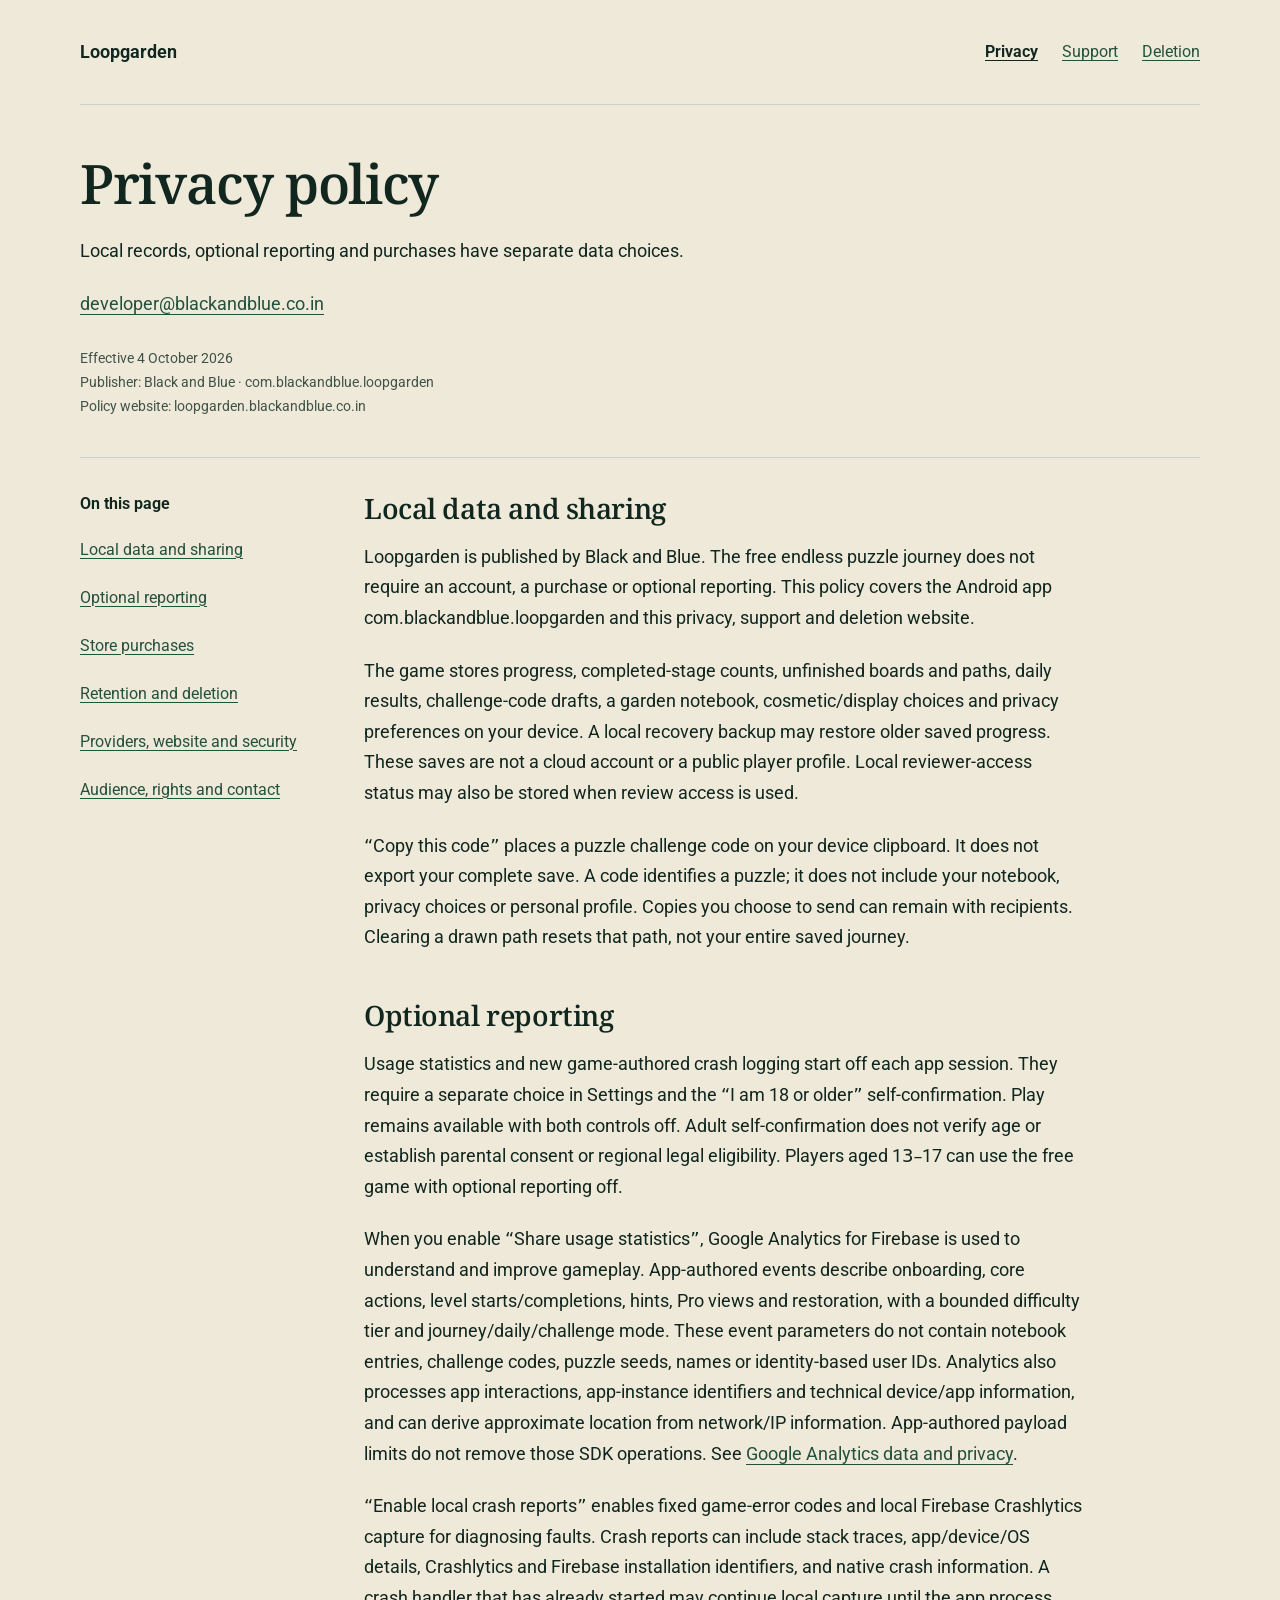
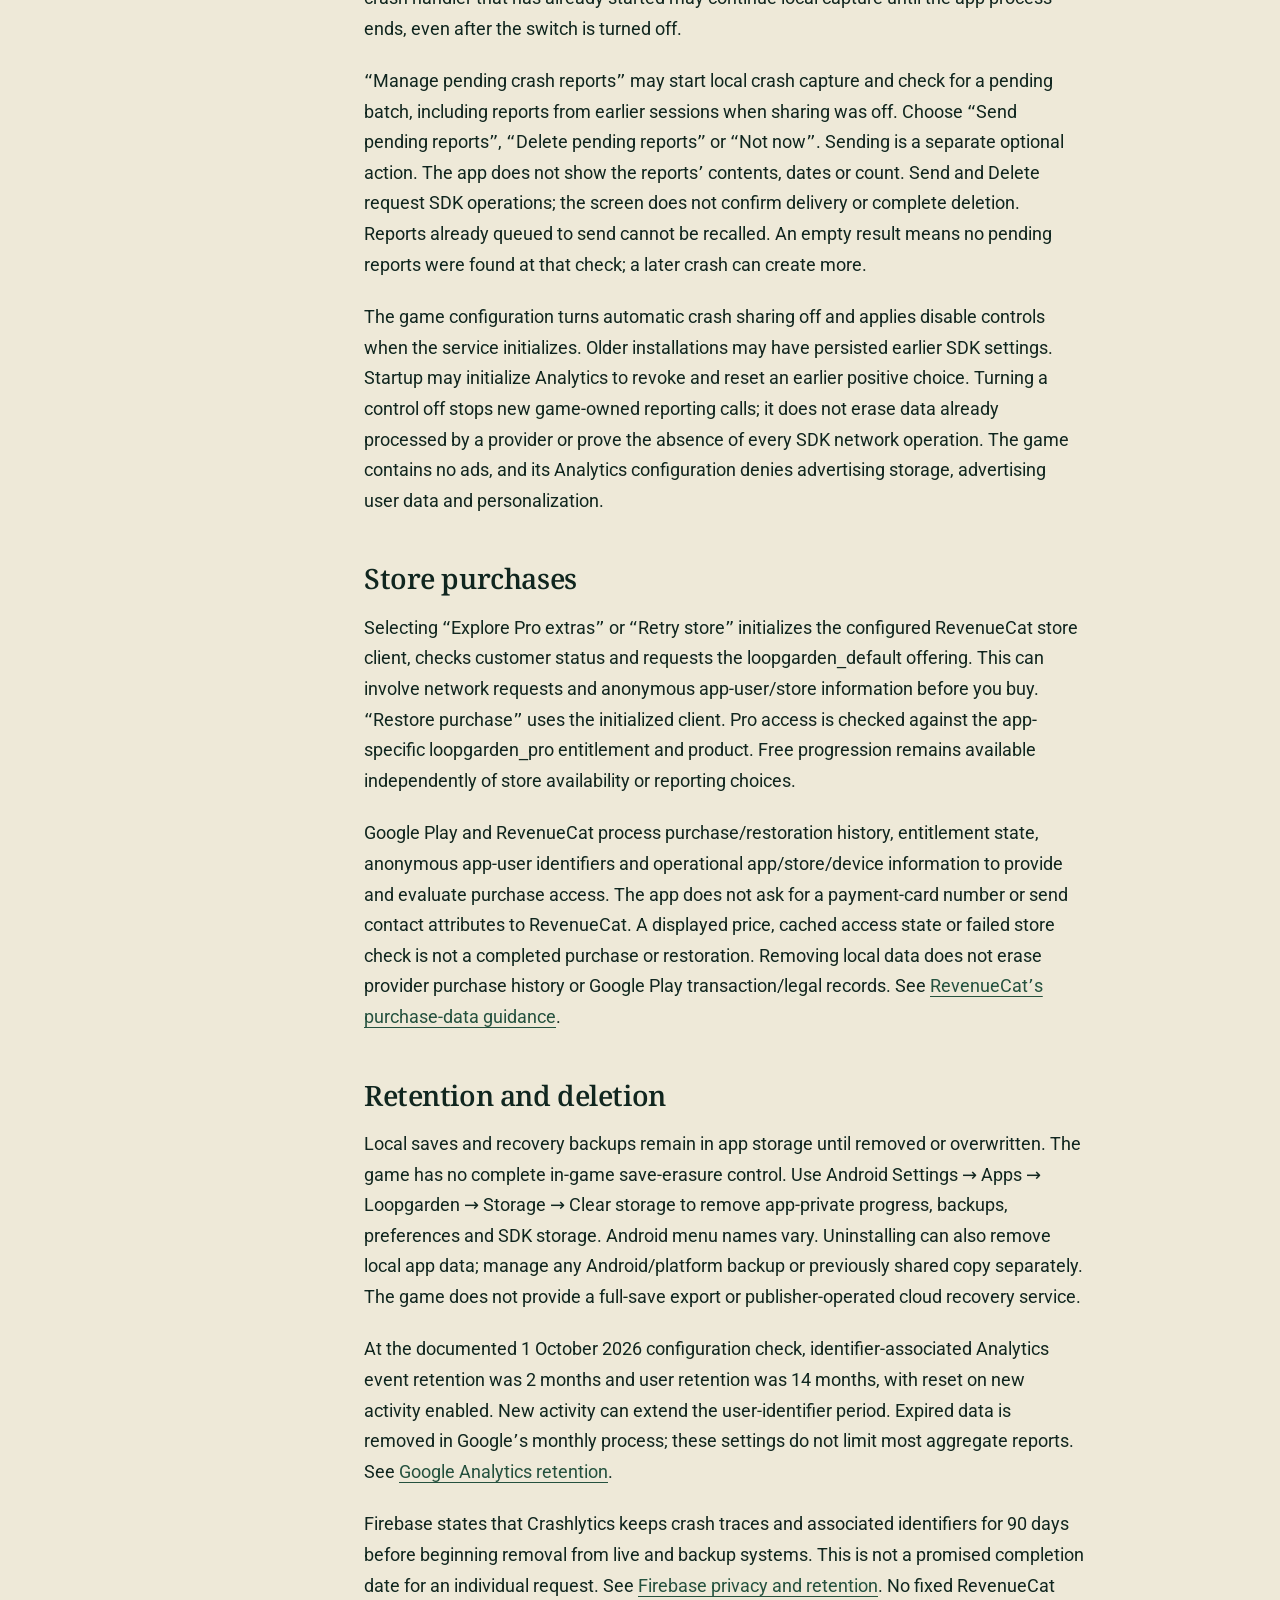
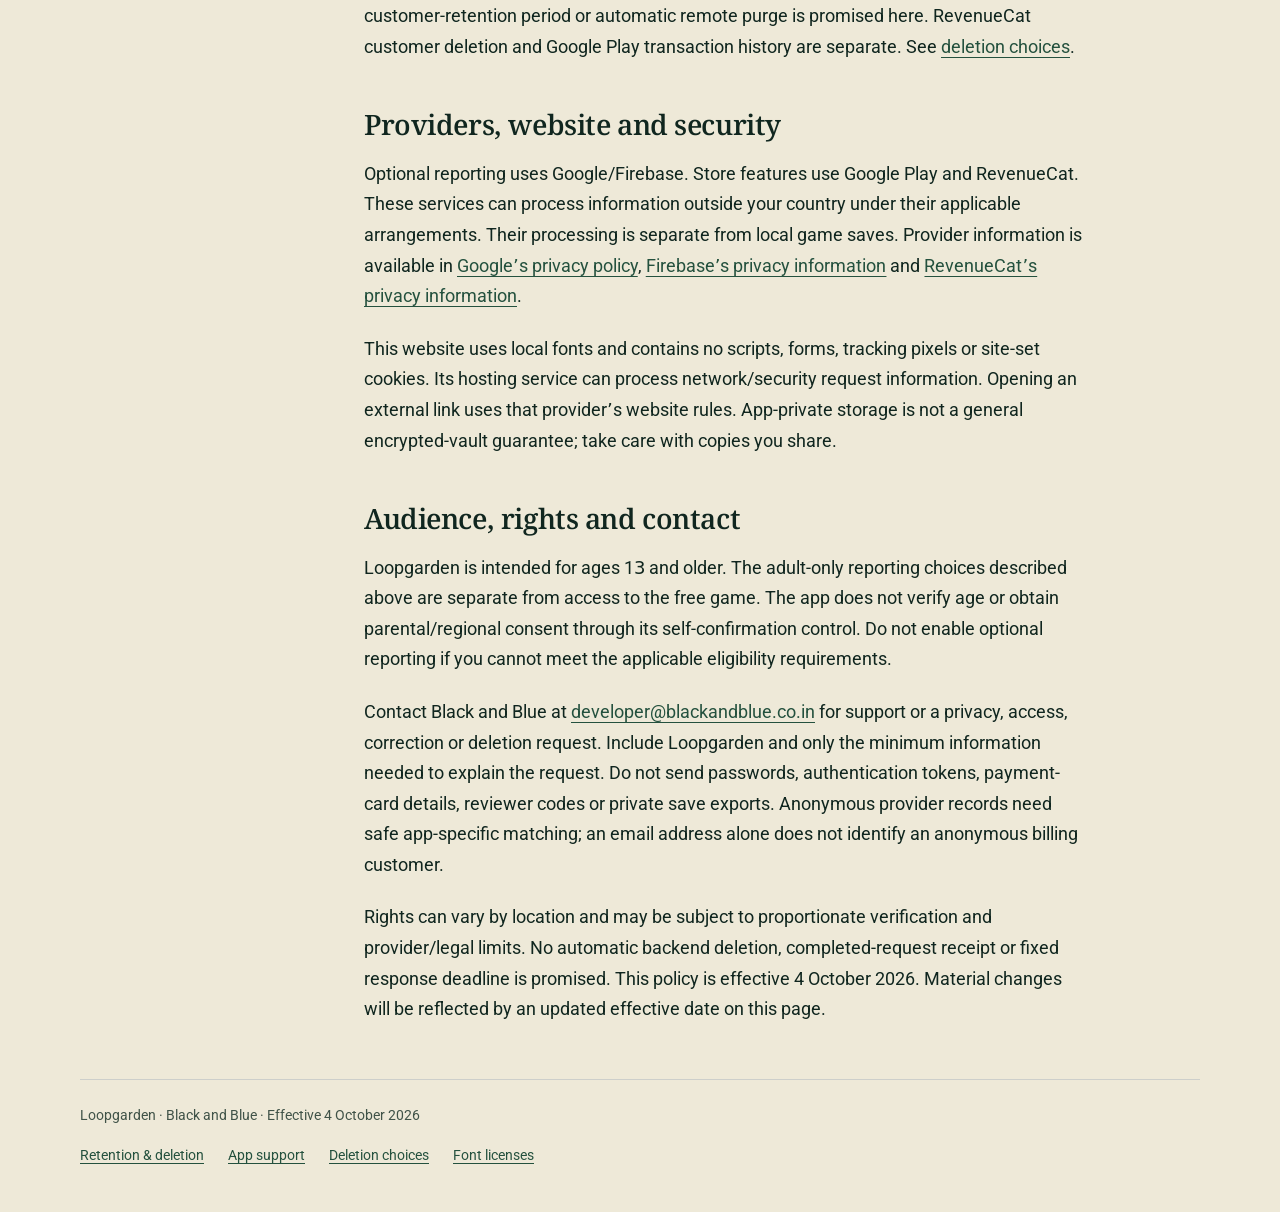
<file: index.html>
<!doctype html>
<html lang="en"><head><meta charset="utf-8"><meta name="viewport" content="width=device-width, initial-scale=1">
<meta name="referrer" content="no-referrer">
<meta http-equiv="Content-Security-Policy" content="default-src 'none'; style-src 'self'; font-src 'self'; img-src 'self'; script-src 'none'; base-uri 'none'; form-action 'none'; object-src 'none'">
<meta name="description" content="Local records, optional reporting and purchases have separate data choices."><title>Privacy policy · Loopgarden</title><link rel="stylesheet" href="styles.css"></head>
<body><a class="skip" href="#content">Skip to content</a><div class="shell">
<header class="top"><a class="brand" href="index.html">Loopgarden</a><nav class="primary" aria-label="Main"><a href="index.html" aria-current="page">Privacy</a><a href="support.html">Support</a><a href="deletion.html">Deletion</a></nav></header>
<main id="content" tabindex="-1"><header class="intro"><h1>Privacy policy</h1><p>Local records, optional reporting and purchases have separate data choices.</p><p class="intro-contact"><a href="mailto:developer@blackandblue.co.in">developer@blackandblue.co.in</a></p><p class="meta">Effective 4 October 2026<br>Publisher: Black and Blue · com.blackandblue.loopgarden<br>Policy website: loopgarden.blackandblue.co.in</p></header>
<div class="reading"><nav class="contents" aria-label="On this page"><p>On this page</p><ul><li><a href="#local-data-and-sharing">Local data and sharing</a></li><li><a href="#optional-reporting">Optional reporting</a></li><li><a href="#store-purchases">Store purchases</a></li><li><a href="#deletion">Retention and deletion</a></li><li><a href="#providers-website-and-security">Providers, website and security</a></li><li><a href="#audience-rights-and-contact">Audience, rights and contact</a></li></ul></nav><article class="article" aria-label="Privacy policy"><h2 id="local-data-and-sharing" tabindex="-1">Local data and sharing</h2>
<p>
Loopgarden is published by Black and Blue. The free endless puzzle journey does not require an account, a purchase or optional reporting. This policy covers the Android app com.blackandblue.loopgarden and this privacy, support and deletion website.</p>
<p>The game stores progress, completed-stage counts, unfinished boards and paths, daily results, challenge-code drafts, a garden notebook, cosmetic/display choices and privacy preferences on your device. A local recovery backup may restore older saved progress. These saves are not a cloud account or a public player profile. Local reviewer-access status may also be stored when review access is used.</p>
<p>“Copy this code” places a puzzle challenge code on your device clipboard. It does not export your complete save. A code identifies a puzzle; it does not include your notebook, privacy choices or personal profile. Copies you choose to send can remain with recipients. Clearing a drawn path resets that path, not your entire saved journey.</p>
<h2 id="optional-reporting" tabindex="-1">Optional reporting</h2>
<p>
Usage statistics and new game-authored crash logging start off each app session. They require a separate choice in Settings and the “I am 18 or older” self-confirmation. Play remains available with both controls off. Adult self-confirmation does not verify age or establish parental consent or regional legal eligibility. Players aged 13–17 can use the free game with optional reporting off.</p>
<p>When you enable “Share usage statistics”, Google Analytics for Firebase is used to understand and improve gameplay. App-authored events describe onboarding, core actions, level starts/completions, hints, Pro views and restoration, with a bounded difficulty tier and journey/daily/challenge mode. These event parameters do not contain notebook entries, challenge codes, puzzle seeds, names or identity-based user IDs. Analytics also processes app interactions, app-instance identifiers and technical device/app information, and can derive approximate location from network/IP information. App-authored payload limits do not remove those SDK operations. See <a href="https://support.google.com/analytics/answer/12017362?hl=en">Google Analytics data and privacy</a>.</p>
<p>“Enable local crash reports” enables fixed game-error codes and local Firebase Crashlytics capture for diagnosing faults. Crash reports can include stack traces, app/device/OS details, Crashlytics and Firebase installation identifiers, and native crash information. A crash handler that has already started may continue local capture until the app process ends, even after the switch is turned off.</p>
<p>“Manage pending crash reports” may start local crash capture and check for a pending batch, including reports from earlier sessions when sharing was off. Choose “Send pending reports”, “Delete pending reports” or “Not now”. Sending is a separate optional action. The app does not show the reports’ contents, dates or count. Send and Delete request SDK operations; the screen does not confirm delivery or complete deletion. Reports already queued to send cannot be recalled. An empty result means no pending reports were found at that check; a later crash can create more.</p>
<p>The game configuration turns automatic crash sharing off and applies disable controls when the service initializes. Older installations may have persisted earlier SDK settings. Startup may initialize Analytics to revoke and reset an earlier positive choice. Turning a control off stops new game-owned reporting calls; it does not erase data already processed by a provider or prove the absence of every SDK network operation. The game contains no ads, and its Analytics configuration denies advertising storage, advertising user data and personalization.</p>
<h2 id="store-purchases" tabindex="-1">Store purchases</h2>
<p>
Selecting “Explore Pro extras” or “Retry store” initializes the configured RevenueCat store client, checks customer status and requests the loopgarden_default offering. This can involve network requests and anonymous app-user/store information before you buy. “Restore purchase” uses the initialized client. Pro access is checked against the app-specific loopgarden_pro entitlement and product. Free progression remains available independently of store availability or reporting choices.</p>
<p>Google Play and RevenueCat process purchase/restoration history, entitlement state, anonymous app-user identifiers and operational app/store/device information to provide and evaluate purchase access. The app does not ask for a payment-card number or send contact attributes to RevenueCat. A displayed price, cached access state or failed store check is not a completed purchase or restoration. Removing local data does not erase provider purchase history or Google Play transaction/legal records. See <a href="https://www.revenuecat.com/docs/platform-resources/google-platform-resources/google-plays-data-safety">RevenueCat’s purchase-data guidance</a>.</p>
<h2 id="deletion" tabindex="-1">Retention and deletion</h2>
<p>
Local saves and recovery backups remain in app storage until removed or overwritten. The game has no complete in-game save-erasure control. Use Android Settings → Apps → Loopgarden → Storage → Clear storage to remove app-private progress, backups, preferences and SDK storage. Android menu names vary. Uninstalling can also remove local app data; manage any Android/platform backup or previously shared copy separately. The game does not provide a full-save export or publisher-operated cloud recovery service.</p>
<p>At the documented 1 October 2026 configuration check, identifier-associated Analytics event retention was 2 months and user retention was 14 months, with reset on new activity enabled. New activity can extend the user-identifier period. Expired data is removed in Google’s monthly process; these settings do not limit most aggregate reports. See <a href="https://support.google.com/analytics/answer/7667196?hl=en">Google Analytics retention</a>.</p>
<p>Firebase states that Crashlytics keeps crash traces and associated identifiers for 90 days before beginning removal from live and backup systems. This is not a promised completion date for an individual request. See <a href="https://firebase.google.com/support/privacy">Firebase privacy and retention</a>. No fixed RevenueCat customer-retention period or automatic remote purge is promised here. RevenueCat customer deletion and Google Play transaction history are separate. See <a href="deletion.html">deletion choices</a>.</p>
<h2 id="providers-website-and-security" tabindex="-1">Providers, website and security</h2>
<p>
Optional reporting uses Google/Firebase. Store features use Google Play and RevenueCat. These services can process information outside your country under their applicable arrangements. Their processing is separate from local game saves. Provider information is available in <a href="https://policies.google.com/privacy">Google’s privacy policy</a>, <a href="https://firebase.google.com/support/privacy">Firebase’s privacy information</a> and <a href="https://www.revenuecat.com/privacy">RevenueCat’s privacy information</a>.</p>
<p>This website uses local fonts and contains no scripts, forms, tracking pixels or site-set cookies. Its hosting service can process network/security request information. Opening an external link uses that provider’s website rules. App-private storage is not a general encrypted-vault guarantee; take care with copies you share.</p>
<h2 id="audience-rights-and-contact" tabindex="-1">Audience, rights and contact</h2>
<p>
Loopgarden is intended for ages 13 and older. The adult-only reporting choices described above are separate from access to the free game. The app does not verify age or obtain parental/regional consent through its self-confirmation control. Do not enable optional reporting if you cannot meet the applicable eligibility requirements.</p>
<p>Contact Black and Blue at <a href="mailto:developer@blackandblue.co.in">developer@blackandblue.co.in</a> for support or a privacy, access, correction or deletion request. Include Loopgarden and only the minimum information needed to explain the request. Do not send passwords, authentication tokens, payment-card details, reviewer codes or private save exports. Anonymous provider records need safe app-specific matching; an email address alone does not identify an anonymous billing customer.</p>
<p>Rights can vary by location and may be subject to proportionate verification and provider/legal limits. No automatic backend deletion, completed-request receipt or fixed response deadline is promised. This policy is effective 4 October 2026. Material changes will be reflected by an updated effective date on this page.</p></article></div></main>
<footer class="footer"><p>Loopgarden · Black and Blue · Effective 4 October 2026</p><a href="index.html#deletion">Retention &amp; deletion</a><a href="support.html">App support</a><a href="deletion.html">Deletion choices</a><a href="font-notices.txt">Font licenses</a></footer></div></body></html>
</file>
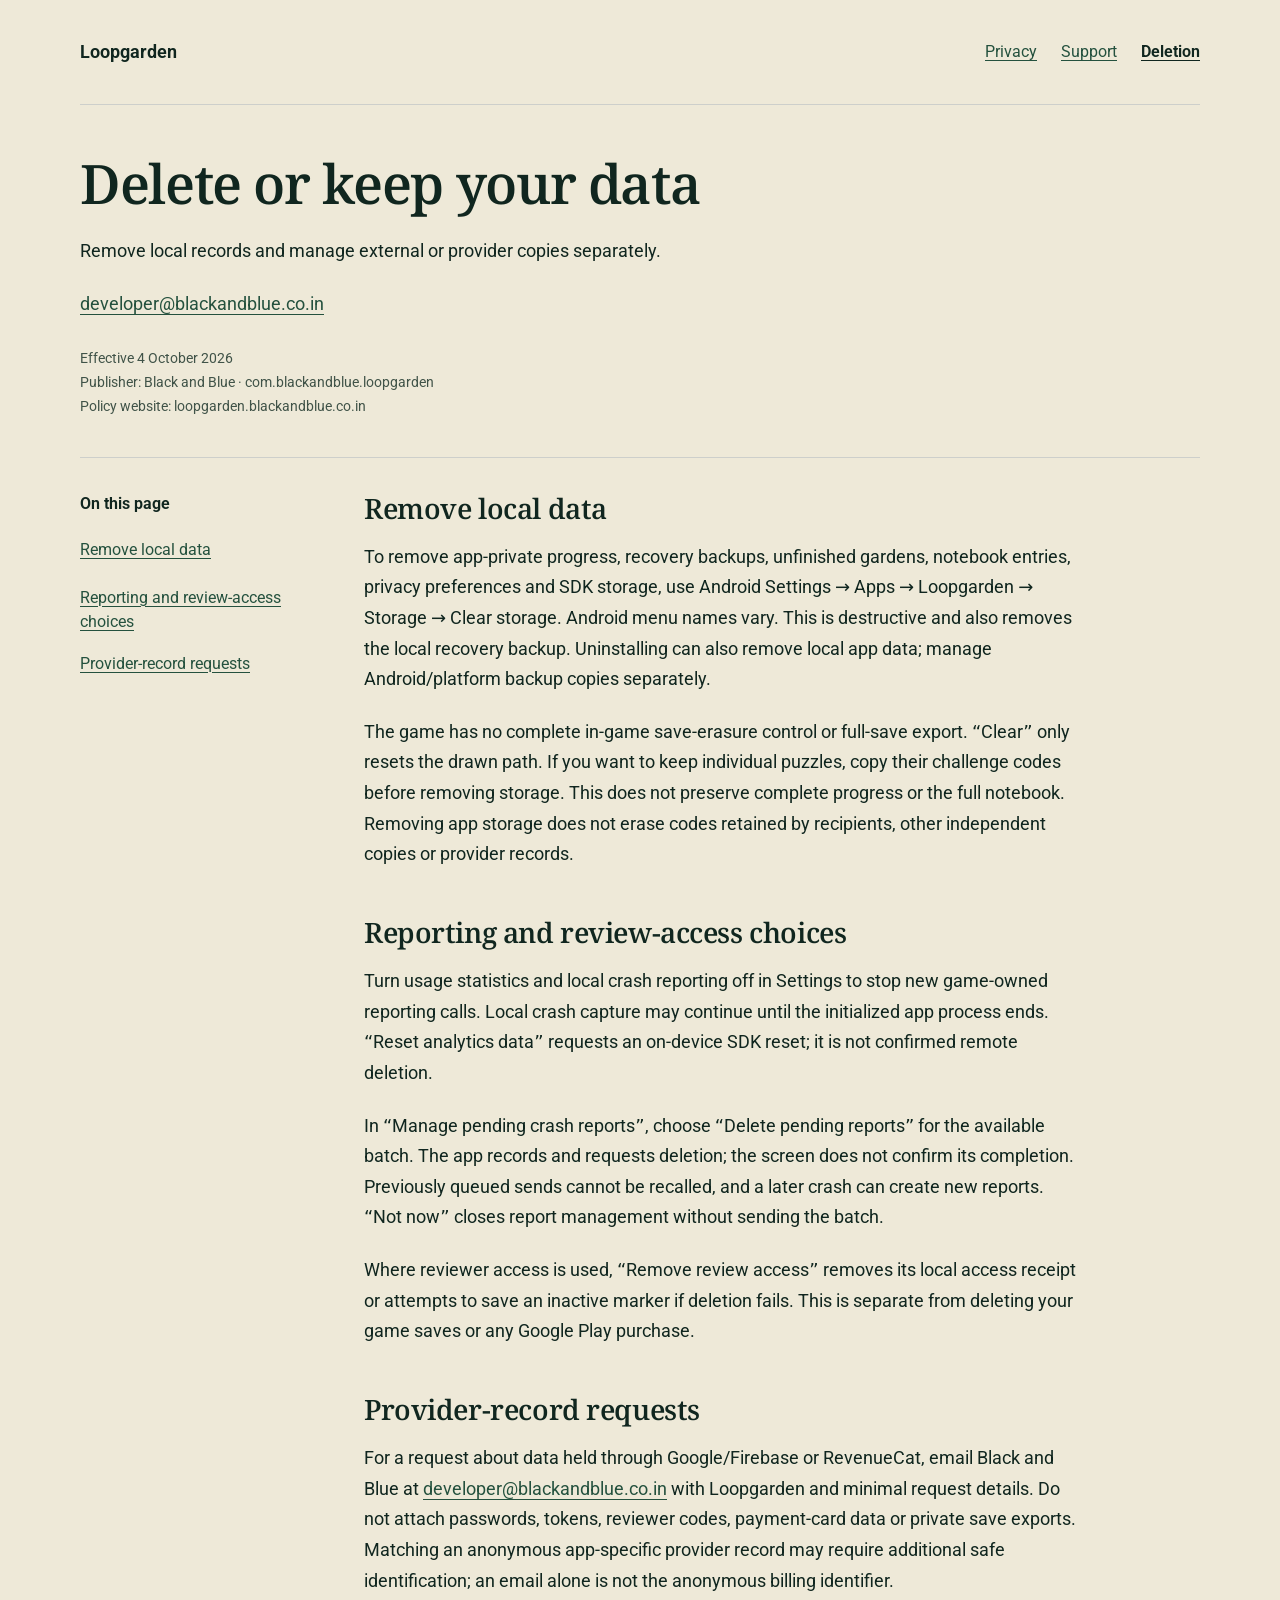
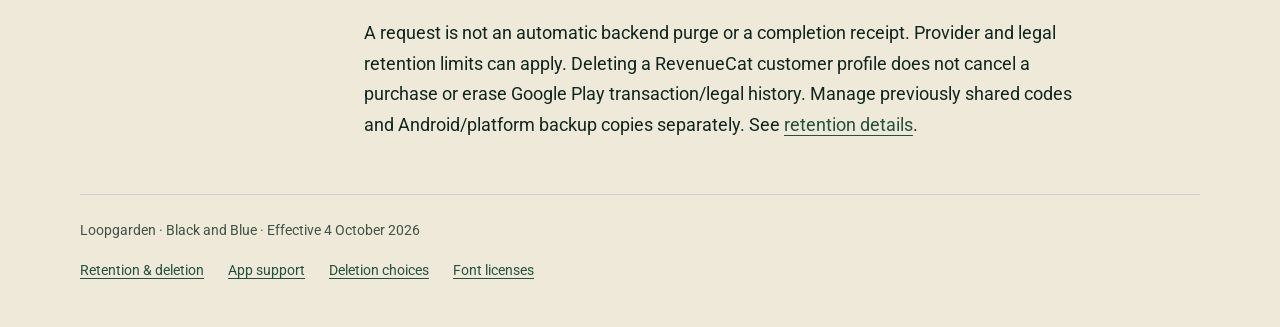
<file: deletion.html>
<!doctype html>
<html lang="en"><head><meta charset="utf-8"><meta name="viewport" content="width=device-width, initial-scale=1">
<meta name="referrer" content="no-referrer">
<meta http-equiv="Content-Security-Policy" content="default-src 'none'; style-src 'self'; font-src 'self'; img-src 'self'; script-src 'none'; base-uri 'none'; form-action 'none'; object-src 'none'">
<meta name="description" content="Remove local records and manage external or provider copies separately."><title>Delete or keep your data · Loopgarden</title><link rel="stylesheet" href="styles.css"></head>
<body><a class="skip" href="#content">Skip to content</a><div class="shell">
<header class="top"><a class="brand" href="index.html">Loopgarden</a><nav class="primary" aria-label="Main"><a href="index.html">Privacy</a><a href="support.html">Support</a><a href="deletion.html" aria-current="page">Deletion</a></nav></header>
<main id="content" tabindex="-1"><header class="intro"><h1>Delete or keep your data</h1><p>Remove local records and manage external or provider copies separately.</p><p class="intro-contact"><a href="mailto:developer@blackandblue.co.in">developer@blackandblue.co.in</a></p><p class="meta">Effective 4 October 2026<br>Publisher: Black and Blue · com.blackandblue.loopgarden<br>Policy website: loopgarden.blackandblue.co.in</p></header>
<div class="reading"><nav class="contents" aria-label="On this page"><p>On this page</p><ul><li><a href="#remove-local-data">Remove local data</a></li><li><a href="#reporting-and-review-access-choices">Reporting and review-access choices</a></li><li><a href="#provider-record-requests">Provider-record requests</a></li></ul></nav><article class="article" aria-label="Delete or keep your data"><h2 id="remove-local-data" tabindex="-1">Remove local data</h2>
<p>
To remove app-private progress, recovery backups, unfinished gardens, notebook entries, privacy preferences and SDK storage, use Android Settings → Apps → Loopgarden → Storage → Clear storage. Android menu names vary. This is destructive and also removes the local recovery backup. Uninstalling can also remove local app data; manage Android/platform backup copies separately.</p>
<p>The game has no complete in-game save-erasure control or full-save export. “Clear” only resets the drawn path. If you want to keep individual puzzles, copy their challenge codes before removing storage. This does not preserve complete progress or the full notebook. Removing app storage does not erase codes retained by recipients, other independent copies or provider records.</p>
<h2 id="reporting-and-review-access-choices" tabindex="-1">Reporting and review-access choices</h2>
<p>
Turn usage statistics and local crash reporting off in Settings to stop new game-owned reporting calls. Local crash capture may continue until the initialized app process ends. “Reset analytics data” requests an on-device SDK reset; it is not confirmed remote deletion.</p>
<p>In “Manage pending crash reports”, choose “Delete pending reports” for the available batch. The app records and requests deletion; the screen does not confirm its completion. Previously queued sends cannot be recalled, and a later crash can create new reports. “Not now” closes report management without sending the batch.</p>
<p>Where reviewer access is used, “Remove review access” removes its local access receipt or attempts to save an inactive marker if deletion fails. This is separate from deleting your game saves or any Google Play purchase.</p>
<h2 id="provider-record-requests" tabindex="-1">Provider-record requests</h2>
<p>
For a request about data held through Google/Firebase or RevenueCat, email Black and Blue at <a href="mailto:developer@blackandblue.co.in">developer@blackandblue.co.in</a> with Loopgarden and minimal request details. Do not attach passwords, tokens, reviewer codes, payment-card data or private save exports. Matching an anonymous app-specific provider record may require additional safe identification; an email alone is not the anonymous billing identifier.</p>
<p>A request is not an automatic backend purge or a completion receipt. Provider and legal retention limits can apply. Deleting a RevenueCat customer profile does not cancel a purchase or erase Google Play transaction/legal history. Manage previously shared codes and Android/platform backup copies separately. See <a href="index.html#deletion">retention details</a>.</p></article></div></main>
<footer class="footer"><p>Loopgarden · Black and Blue · Effective 4 October 2026</p><a href="index.html#deletion">Retention &amp; deletion</a><a href="support.html">App support</a><a href="deletion.html">Deletion choices</a><a href="font-notices.txt">Font licenses</a></footer></div></body></html>
</file>
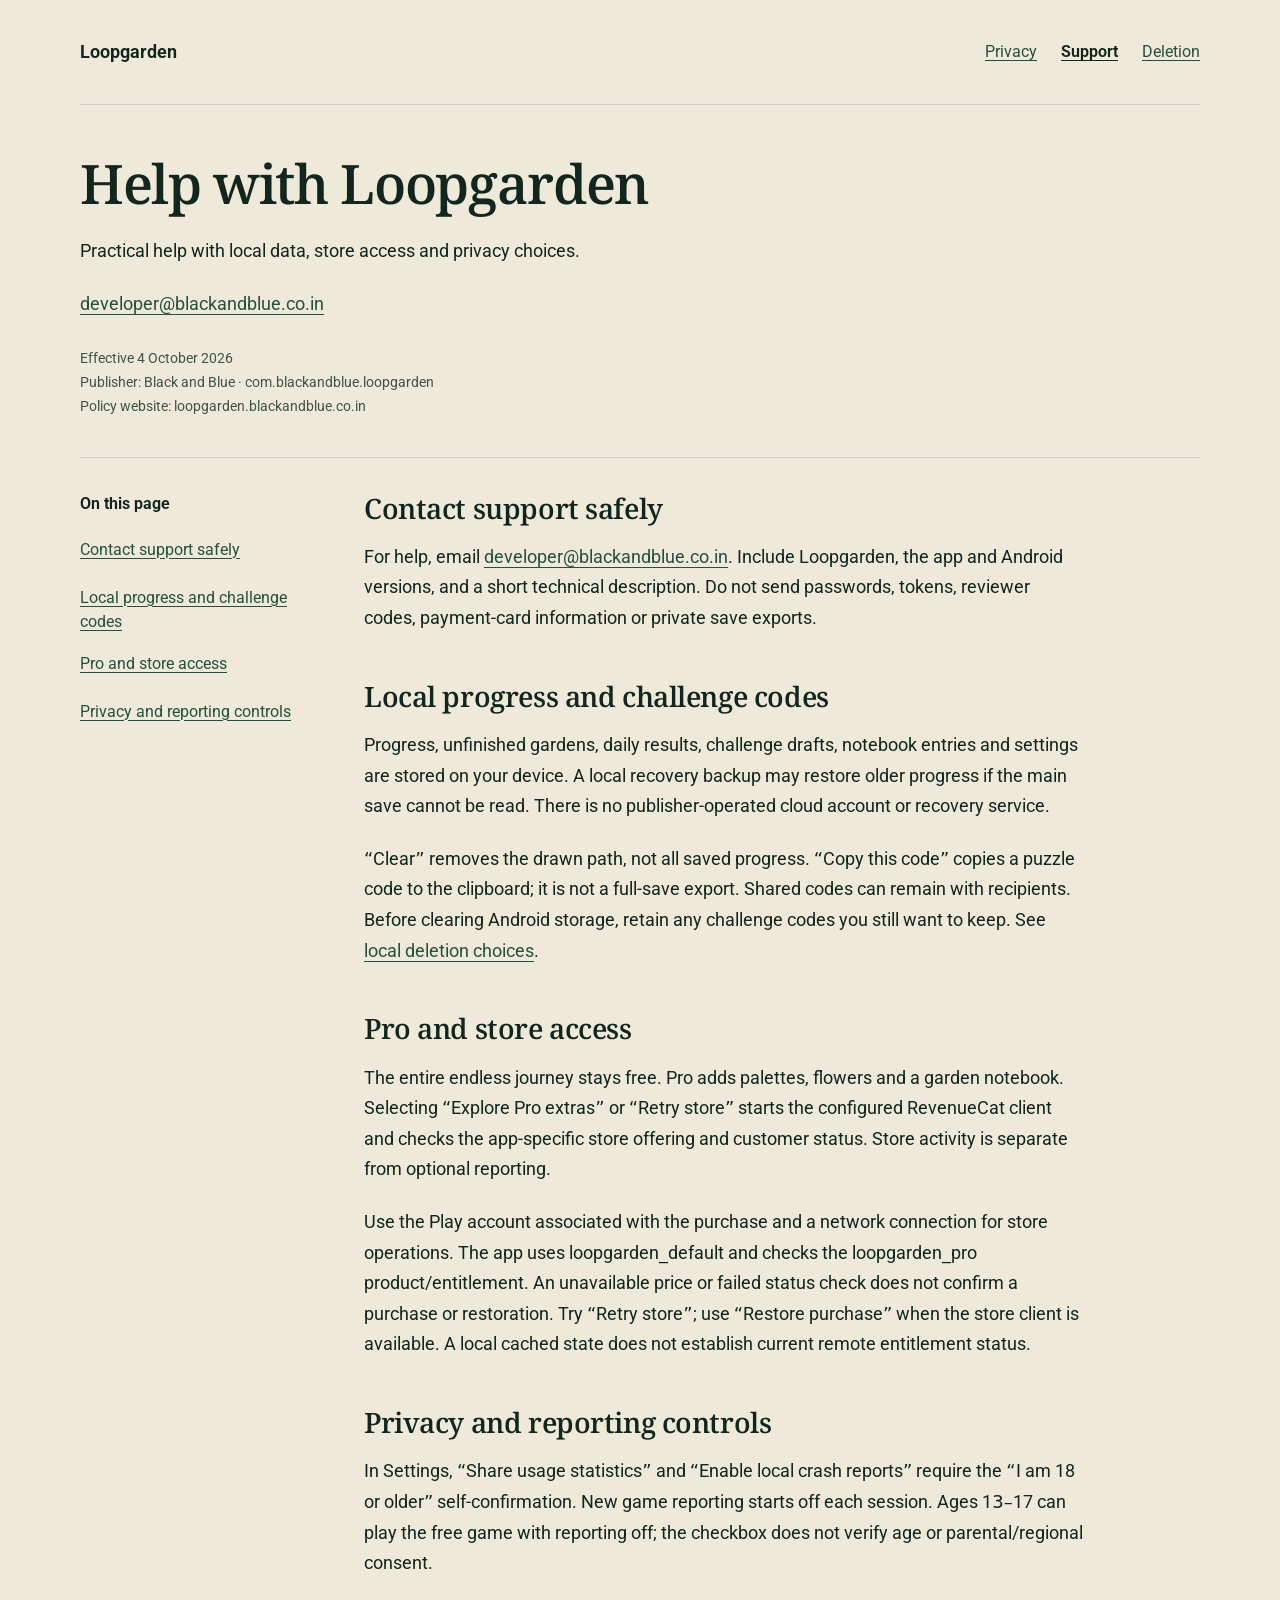
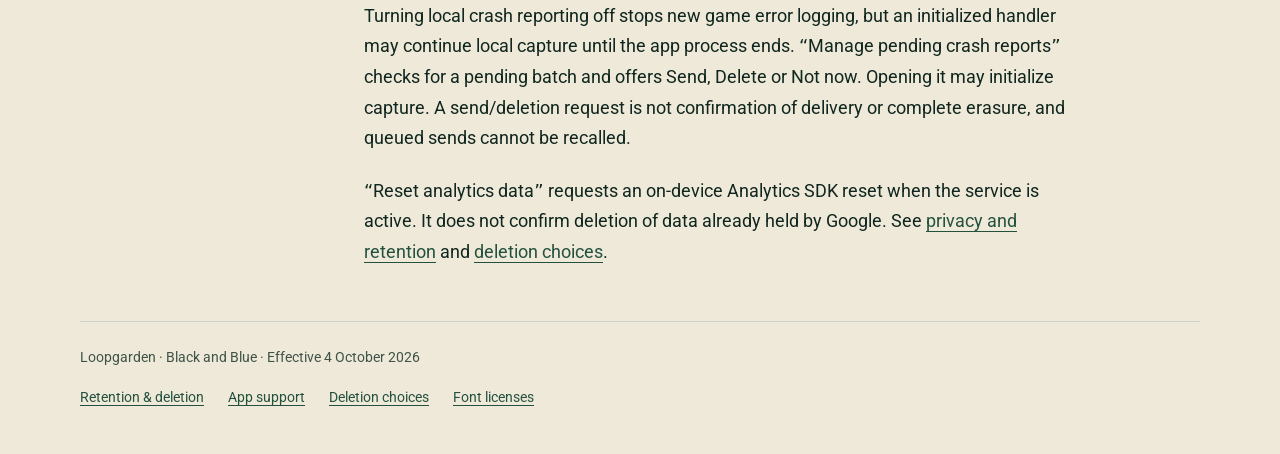
<file: support.html>
<!doctype html>
<html lang="en"><head><meta charset="utf-8"><meta name="viewport" content="width=device-width, initial-scale=1">
<meta name="referrer" content="no-referrer">
<meta http-equiv="Content-Security-Policy" content="default-src 'none'; style-src 'self'; font-src 'self'; img-src 'self'; script-src 'none'; base-uri 'none'; form-action 'none'; object-src 'none'">
<meta name="description" content="Practical help with local data, store access and privacy choices."><title>Help with Loopgarden · Loopgarden</title><link rel="stylesheet" href="styles.css"></head>
<body><a class="skip" href="#content">Skip to content</a><div class="shell">
<header class="top"><a class="brand" href="index.html">Loopgarden</a><nav class="primary" aria-label="Main"><a href="index.html">Privacy</a><a href="support.html" aria-current="page">Support</a><a href="deletion.html">Deletion</a></nav></header>
<main id="content" tabindex="-1"><header class="intro"><h1>Help with Loopgarden</h1><p>Practical help with local data, store access and privacy choices.</p><p class="intro-contact"><a href="mailto:developer@blackandblue.co.in">developer@blackandblue.co.in</a></p><p class="meta">Effective 4 October 2026<br>Publisher: Black and Blue · com.blackandblue.loopgarden<br>Policy website: loopgarden.blackandblue.co.in</p></header>
<div class="reading"><nav class="contents" aria-label="On this page"><p>On this page</p><ul><li><a href="#contact-support-safely">Contact support safely</a></li><li><a href="#local-progress-and-challenge-codes">Local progress and challenge codes</a></li><li><a href="#pro-and-store-access">Pro and store access</a></li><li><a href="#privacy-and-reporting-controls">Privacy and reporting controls</a></li></ul></nav><article class="article" aria-label="Help with Loopgarden"><h2 id="contact-support-safely" tabindex="-1">Contact support safely</h2>
<p>
For help, email <a href="mailto:developer@blackandblue.co.in">developer@blackandblue.co.in</a>. Include Loopgarden, the app and Android versions, and a short technical description. Do not send passwords, tokens, reviewer codes, payment-card information or private save exports.</p>
<h2 id="local-progress-and-challenge-codes" tabindex="-1">Local progress and challenge codes</h2>
<p>
Progress, unfinished gardens, daily results, challenge drafts, notebook entries and settings are stored on your device. A local recovery backup may restore older progress if the main save cannot be read. There is no publisher-operated cloud account or recovery service.</p>
<p>“Clear” removes the drawn path, not all saved progress. “Copy this code” copies a puzzle code to the clipboard; it is not a full-save export. Shared codes can remain with recipients. Before clearing Android storage, retain any challenge codes you still want to keep. See <a href="deletion.html">local deletion choices</a>.</p>
<h2 id="pro-and-store-access" tabindex="-1">Pro and store access</h2>
<p>
The entire endless journey stays free. Pro adds palettes, flowers and a garden notebook. Selecting “Explore Pro extras” or “Retry store” starts the configured RevenueCat client and checks the app-specific store offering and customer status. Store activity is separate from optional reporting.</p>
<p>Use the Play account associated with the purchase and a network connection for store operations. The app uses loopgarden_default and checks the loopgarden_pro product/entitlement. An unavailable price or failed status check does not confirm a purchase or restoration. Try “Retry store”; use “Restore purchase” when the store client is available. A local cached state does not establish current remote entitlement status.</p>
<h2 id="privacy-and-reporting-controls" tabindex="-1">Privacy and reporting controls</h2>
<p>
In Settings, “Share usage statistics” and “Enable local crash reports” require the “I am 18 or older” self-confirmation. New game reporting starts off each session. Ages 13–17 can play the free game with reporting off; the checkbox does not verify age or parental/regional consent.</p>
<p>Turning local crash reporting off stops new game error logging, but an initialized handler may continue local capture until the app process ends. “Manage pending crash reports” checks for a pending batch and offers Send, Delete or Not now. Opening it may initialize capture. A send/deletion request is not confirmation of delivery or complete erasure, and queued sends cannot be recalled.</p>
<p>“Reset analytics data” requests an on-device Analytics SDK reset when the service is active. It does not confirm deletion of data already held by Google. See <a href="index.html#deletion">privacy and retention</a> and <a href="deletion.html">deletion choices</a>.</p></article></div></main>
<footer class="footer"><p>Loopgarden · Black and Blue · Effective 4 October 2026</p><a href="index.html#deletion">Retention &amp; deletion</a><a href="support.html">App support</a><a href="deletion.html">Deletion choices</a><a href="font-notices.txt">Font licenses</a></footer></div></body></html>
</file>
<file: styles.css>
@font-face{font-family:ReaderSans;src:url("reader-sans.ttf") format("truetype");font-style:normal;font-weight:100 900;font-display:swap}
@font-face{font-family:ReaderSerif;src:url("reader-serif.ttf") format("truetype");font-style:normal;font-weight:100 900;font-display:swap}
:root{color-scheme:light;--paper:#EEE9D8;--ink:#10261F;--muted:#405348;--blue:#24513E;--line:#CDCFCB;--wash:#DBE4C6}
*{box-sizing:border-box}html{scroll-padding-top:1.5rem}body{margin:0;background:var(--paper);color:var(--ink);font:1.125rem/1.7 ReaderSans,Roboto,system-ui,sans-serif;text-rendering:optimizeLegibility}h1,h2{overflow-wrap:anywhere}.brand{flex-wrap:wrap}
::selection{background:var(--wash);color:var(--ink)}a{color:var(--blue);text-underline-offset:.2em;text-decoration-thickness:1px;overflow-wrap:anywhere}a:hover{text-decoration-thickness:2px}a:focus-visible{outline:3px solid var(--blue);outline-offset:5px;border-radius:2px}h2:focus{outline:none}
.skip{position:fixed;top:.5rem;left:1rem;padding:.6rem 1rem;z-index:2;background:var(--paper);transform:translateY(-200%)}.skip:focus{transform:none}
.shell{width:min(1120px,calc(100% - 64px));margin-inline:auto}.top{display:flex;justify-content:space-between;align-items:center;gap:1.5rem;padding:28px 0;border-bottom:1px solid var(--line)}.brand{display:flex;align-items:center;gap:14px;color:var(--ink);text-decoration:none;max-width:100%}.brand span{min-width:0;overflow-wrap:anywhere}.brand img{width:46px;height:46px;flex-shrink:0;border-radius:10px}.brand strong{display:block;font-size:1.125rem;line-height:1.3}.brand small{display:block;font-size:.8125rem;color:var(--muted);line-height:1.6}.primary{display:flex;gap:1.5rem}.primary a{display:flex;align-items:center;min-height:48px;font-size:1rem}.primary [aria-current]{color:var(--ink);font-weight:650}
.draft{margin:24px 0 0;padding:12px 16px;background:var(--wash);font-size:.875rem;line-height:1.6}.draft strong{font-weight:650}.intro{padding:48px 0 38px;max-width:780px}.intro h1{font:550 clamp(2.3rem,5vw,3.4rem)/1.12 ReaderSerif,serif;letter-spacing:-.025em;margin:0 0 22px;text-wrap:balance}.intro p{margin:0;max-width:66ch;overflow-wrap:anywhere}.meta{font-size:.875rem;color:var(--muted);margin-top:18px!important}
.reading{display:grid;grid-template-columns:220px minmax(0,1fr);column-gap:64px;align-items:start;border-top:1px solid var(--line);padding-top:32px}.contents{position:sticky;top:24px;font-size:1rem}.contents p{font-weight:650;margin:0 0 12px}.contents a{display:block;padding:9px 0;min-height:48px;line-height:1.5}.contents ul{list-style:none;padding:0;margin:0}.article{max-width:72ch;min-width:0;padding-bottom:32px}.article p{margin:0 0 22px;overflow-wrap:anywhere}.article h2{font:550 1.75rem/1.3 ReaderSerif,serif;letter-spacing:-.015em;margin:44px 0 16px;text-wrap:balance}.article h2:first-child{margin-top:0}.article h2:target{background:var(--wash);box-shadow:0 0 0 8px var(--wash)}.contact{margin:24px 0 48px;border-top:1px solid var(--line);padding-top:28px}.contact h2{font:550 1.75rem/1.3 ReaderSerif,serif;margin:0 0 12px}.contact p{margin:0 0 14px;max-width:70ch}.contact a{display:inline-block;min-height:48px;padding:8px 0}.footer{border-top:1px solid var(--line);padding:24px 0 32px;font-size:.875rem;color:var(--muted)}.footer p{margin:0 0 8px}.footer a{display:inline-block;min-height:44px;margin-right:24px;padding:8px 0}
.intro-contact a{display:inline-block;min-height:48px;padding:10px 0}.intro-contact{margin-top:12px!important}
@media(max-width:760px){.shell{width:calc(100% - 40px)}.top{align-items:flex-start;flex-direction:column;gap:12px;padding:22px 0 12px}.primary{gap:24px}.intro{padding:32px 0 28px}.reading{grid-template-columns:1fr;gap:28px;padding-top:22px}.contents{position:static;border-bottom:1px solid var(--line);padding-bottom:20px}.contents ul{display:flex;flex-wrap:wrap;gap:0 20px}.contents a{padding:9px 0}.article h2{font-size:1.625rem;margin-top:36px}.article{padding-bottom:12px}.contact{margin-bottom:28px}}
@media print{body{background:white;color:black;font-size:11pt}.shell{width:100%}.skip,.primary,.contents{display:none}.reading{display:block}.intro{padding:24px 0}.article{max-width:none}.article h2{break-after:avoid}.brand img{width:36px;height:36px}a{color:inherit}.draft{border:1px solid black}}

.primary{flex-wrap:wrap}.brand{font-size:1.125rem;font-weight:650}.contact p{overflow-wrap:anywhere}
</file>
